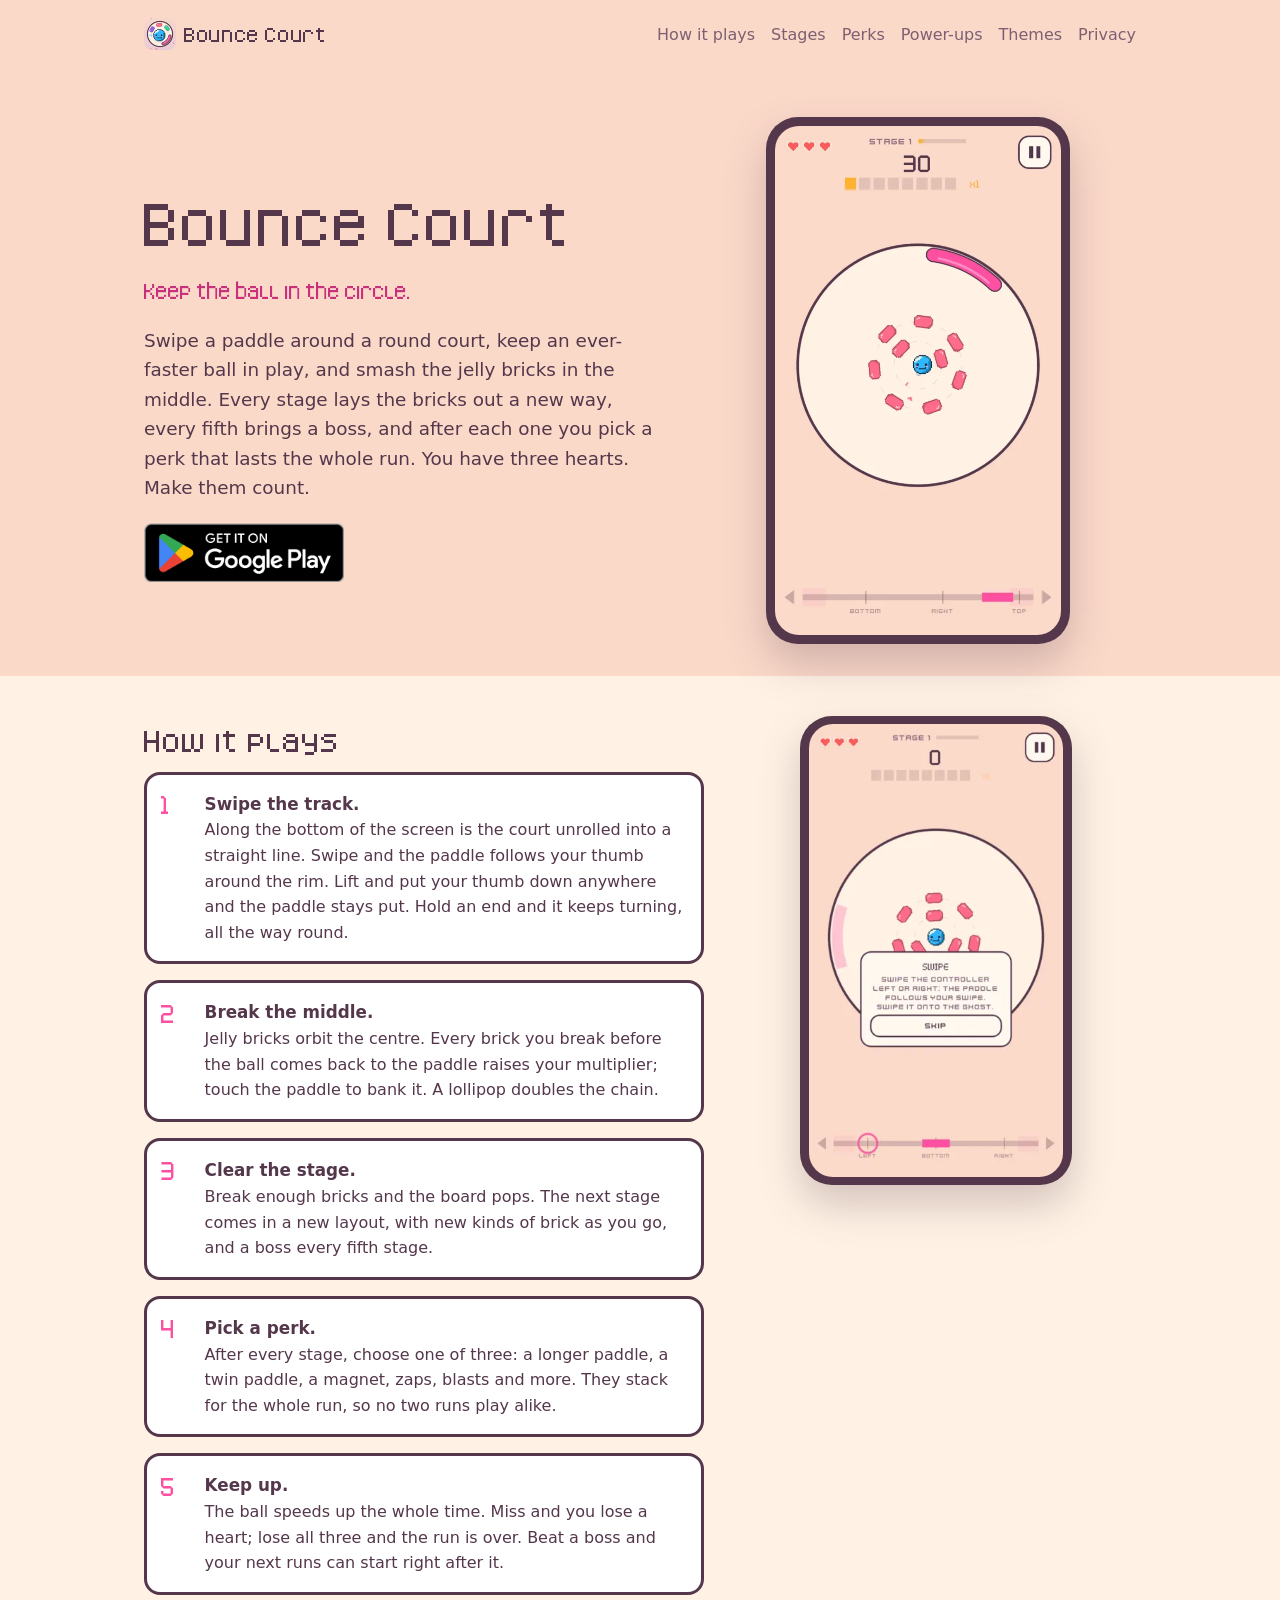
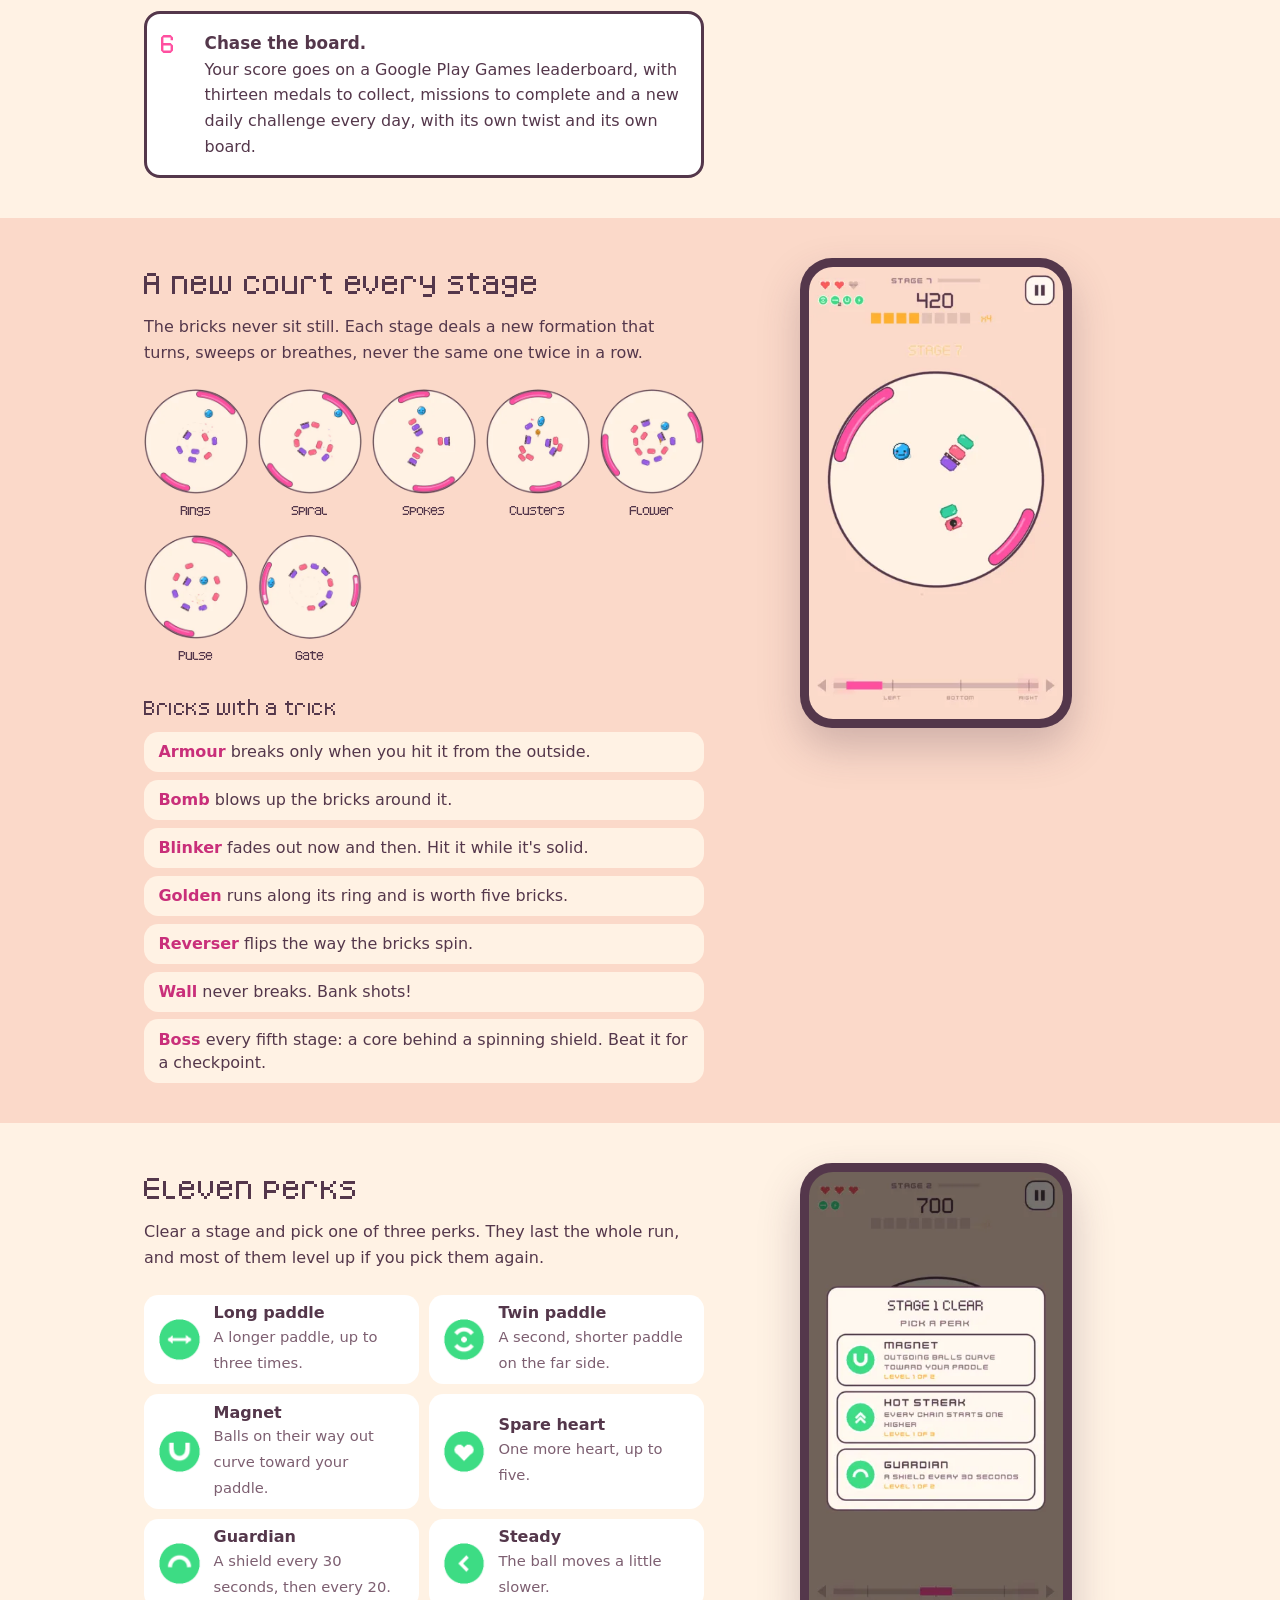
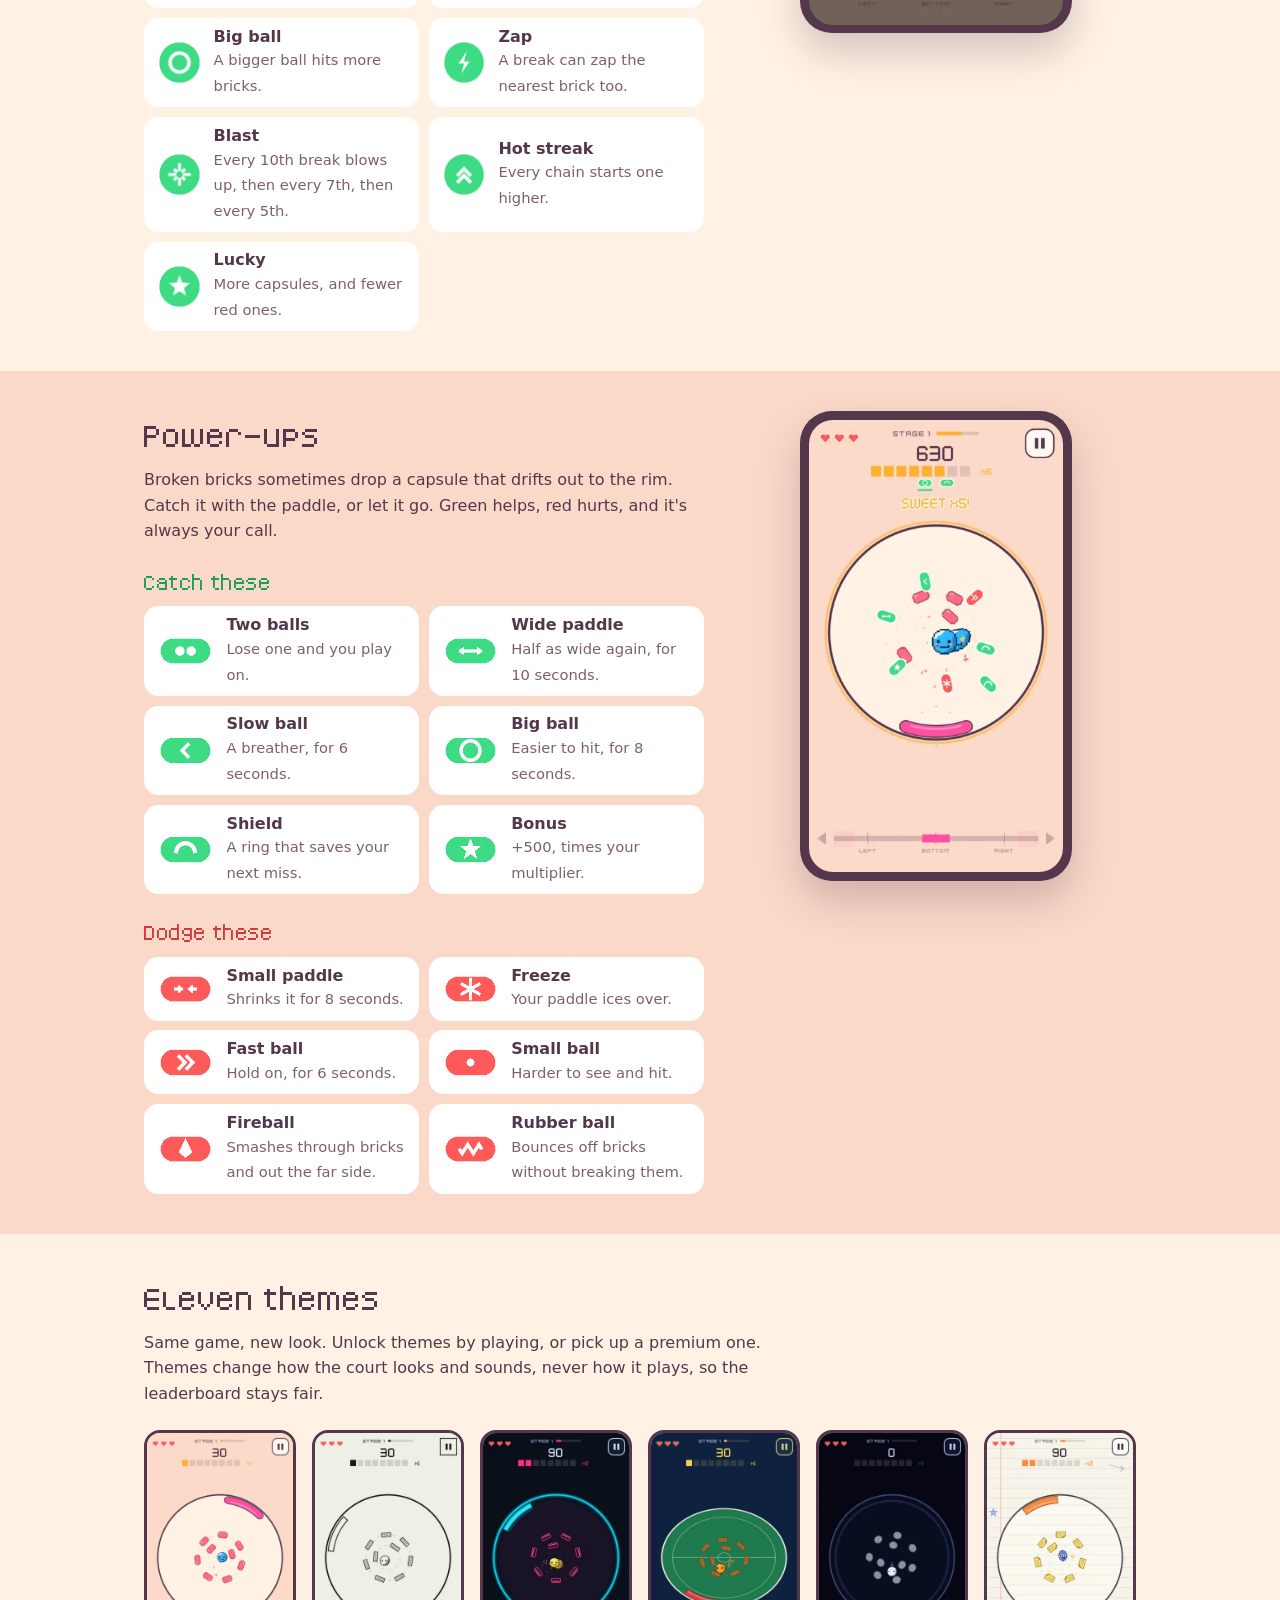
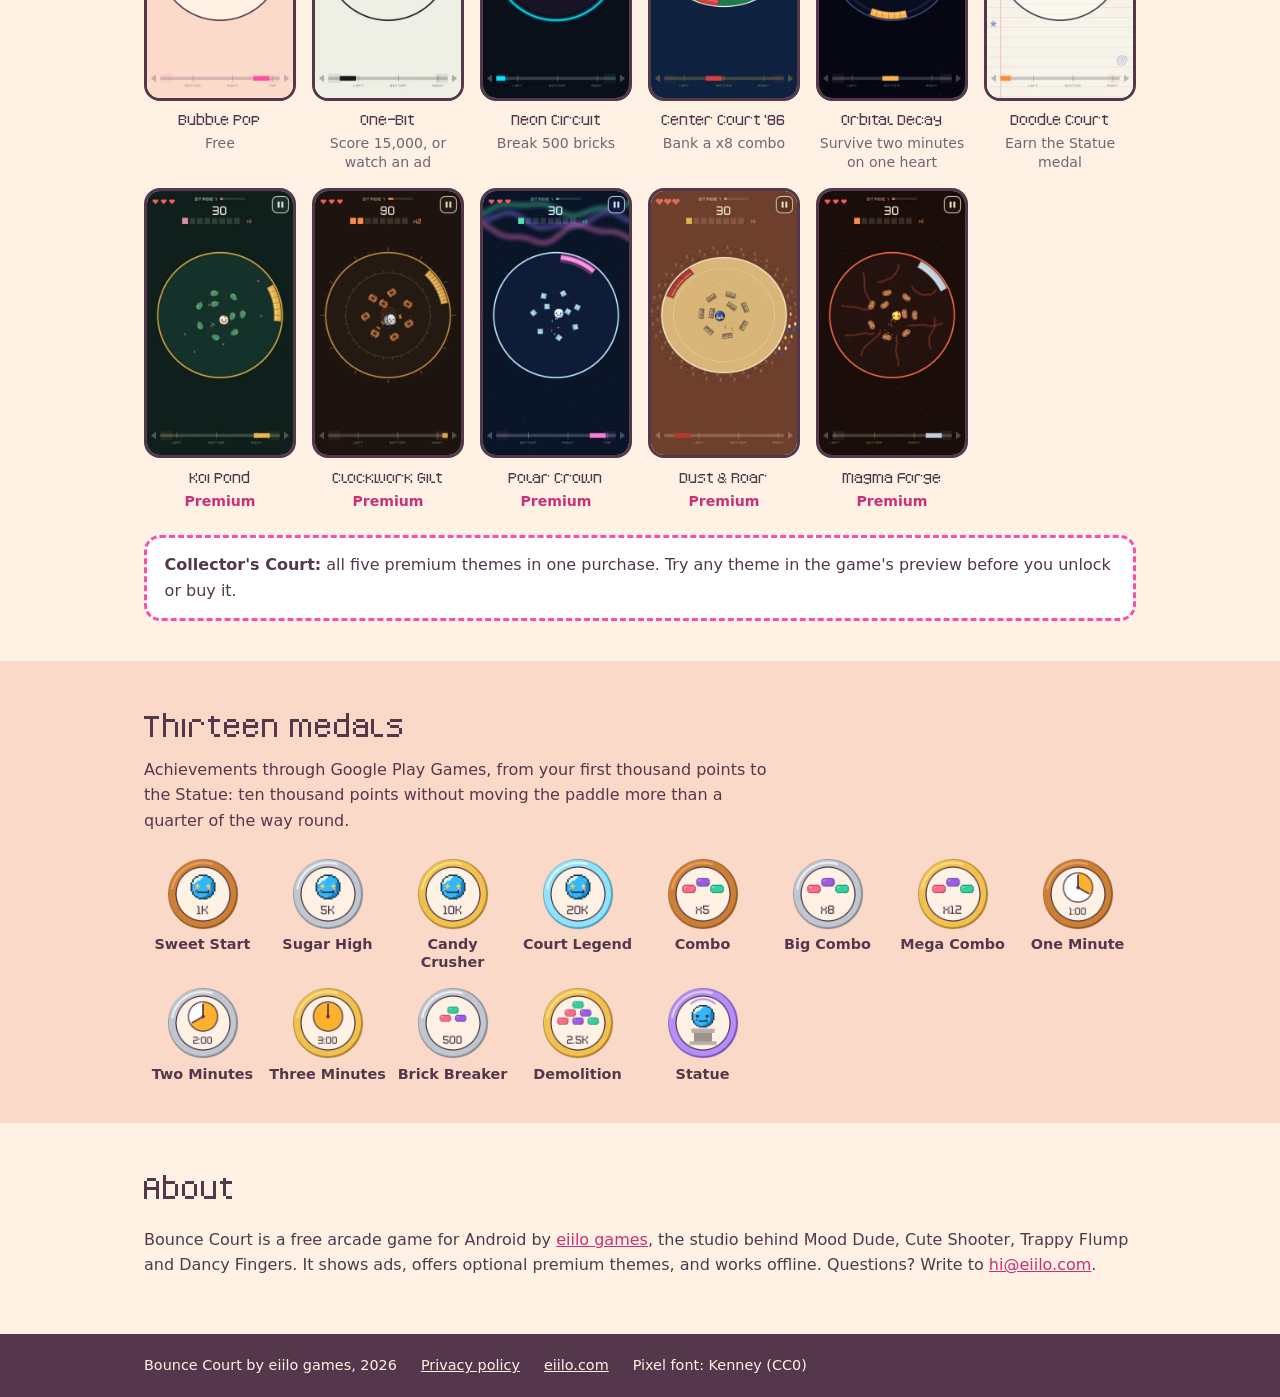
<file: index.html>
<!doctype html>
<html lang="en">
<head>
<meta charset="utf-8">
<meta name="viewport" content="width=device-width, initial-scale=1">
<title>Bounce Court: a one-thumb circular arcade game for Android</title>
<meta name="description" content="Swipe a paddle around a round court, keep an ever-faster ball in play and smash the jelly bricks in the middle. A new layout every stage, bosses, perks to pick, three hearts, a daily challenge and 11 themes. A free arcade game for Android by eiilo games.">
<link rel="canonical" href="https://bounce-court.com/">
<meta name="theme-color" content="#fbd9c9">
<link rel="icon" type="image/png" href="/favicon.png">
<link rel="apple-touch-icon" href="/apple-touch-icon.png">
<link rel="preload" href="/fonts/kenney_pixel.ttf" as="font" type="font/ttf" crossorigin>
<meta property="og:type" content="website">
<meta property="og:site_name" content="Bounce Court">
<meta property="og:url" content="https://bounce-court.com/">
<meta property="og:title" content="Bounce Court">
<meta property="og:description" content="One thumb. One paddle. A round court, a ball that never slows down, a new layout every stage and a perk after each one. Free on Android.">
<meta property="og:image" content="https://bounce-court.com/img/social.png">
<meta property="og:image:width" content="1200">
<meta property="og:image:height" content="630">
<meta property="og:image:alt" content="Bounce Court: Gummo the gumball bouncing in a candy-dish court, with the game's themes behind.">
<meta name="twitter:card" content="summary_large_image">
<script type="application/ld+json">
{
	"@context": "https://schema.org",
	"@graph": [
		{
			"@type": "WebSite",
			"@id": "https://bounce-court.com/#website",
			"url": "https://bounce-court.com/",
			"name": "Bounce Court",
			"publisher": { "@id": "https://bounce-court.com/#eiilo" }
		},
		{
			"@type": "Organization",
			"@id": "https://bounce-court.com/#eiilo",
			"name": "eiilo games",
			"url": "https://eiilo.com",
			"email": "hi@eiilo.com"
		},
		{
			"@type": ["VideoGame", "MobileApplication"],
			"@id": "https://bounce-court.com/#game",
			"name": "Bounce Court",
			"url": "https://bounce-court.com/",
			"description": "A one-thumb arcade score-chaser: swipe a paddle around a round court, keep an ever-faster ball in play and break the jelly bricks orbiting the centre. Every stage brings a new brick layout, every fifth a boss, and after each one you pick a perk for the rest of the run. Three hearts, twelve power-ups to catch or dodge, a daily challenge, missions, eleven themes to unlock, a leaderboard and thirteen achievements through Google Play Games.",
			"genre": ["Arcade"],
			"gamePlatform": "Android",
			"operatingSystem": "Android",
			"applicationCategory": "GameApplication",
			"image": "https://bounce-court.com/img/icon.png",
			"screenshot": [
				"https://bounce-court.com/img/shots/hero.webp",
				"https://bounce-court.com/img/shots/stages.webp",
				"https://bounce-court.com/img/shots/perks.webp",
				"https://bounce-court.com/img/shots/powerups.webp",
				"https://bounce-court.com/img/shots/neon.webp",
				"https://bounce-court.com/img/shots/court86.webp",
				"https://bounce-court.com/img/shots/polar.webp"
			],
			"installUrl": "https://play.google.com/store/apps/details?id=com.eiilo.games.bouncecourt",
			"offers": { "@type": "Offer", "price": "0", "priceCurrency": "USD" },
			"author": { "@id": "https://bounce-court.com/#eiilo" },
			"publisher": { "@id": "https://bounce-court.com/#eiilo" }
		}
	]
}
</script>
<link rel="stylesheet" href="/style.css">
</head>
<body>
<a class="skip" href="#main">Skip to content</a>

<header class="top">
	<a class="brand" href="/"><img src="/favicon.png" alt="" width="32" height="32">Bounce Court</a>
	<nav aria-label="Sections">
		<a href="#how">How it plays</a>
		<a href="#stages">Stages</a>
		<a href="#perks">Perks</a>
		<a href="#powerups">Power-ups</a>
		<a href="#themes">Themes</a>
		<a href="/privacy/">Privacy</a>
	</nav>
</header>

<main id="main">
<section class="hero">
	<div>
		<h1>Bounce Court</h1>
		<p class="tagline">Keep the ball in the circle.</p>
		<p class="lede">Swipe a paddle around a round court, keep an ever-faster ball in play, and smash the jelly bricks in the middle. Every stage lays the bricks out a new way, every fifth brings a boss, and after each one you pick a perk that lasts the whole run. You have three hearts. Make them count.</p>
		<div class="get">
			<a class="badge" href="https://play.google.com/store/apps/details?id=com.eiilo.games.bouncecourt"><img src="/img/google-play.png" alt="Get it on Google Play" width="270" height="80"></a>
		</div>
	</div>
	<div class="phone"><img src="/img/shots/hero.webp" alt="Gummo the gumball bouncing in the round candy-dish court, jelly bricks in the middle and the pink paddle on the rim." width="540" height="960"></div>
</section>

<section class="section alt" id="how">
	<div class="wrap split">
		<div>
			<h2>How it plays</h2>
			<ol class="steps">
				<li><b>Swipe the track.</b> Along the bottom of the screen is the court unrolled into a straight line. Swipe and the paddle follows your thumb around the rim. Lift and put your thumb down anywhere and the paddle stays put. Hold an end and it keeps turning, all the way round.</li>
				<li><b>Break the middle.</b> Jelly bricks orbit the centre. Every brick you break before the ball comes back to the paddle raises your multiplier; touch the paddle to bank it. A lollipop doubles the chain.</li>
				<li><b>Clear the stage.</b> Break enough bricks and the board pops. The next stage comes in a new layout, with new kinds of brick as you go, and a boss every fifth stage.</li>
				<li><b>Pick a perk.</b> After every stage, choose one of three: a longer paddle, a twin paddle, a magnet, zaps, blasts and more. They stack for the whole run, so no two runs play alike.</li>
				<li><b>Keep up.</b> The ball speeds up the whole time. Miss and you lose a heart; lose all three and the run is over. Beat a boss and your next runs can start right after it.</li>
				<li><b>Chase the board.</b> Your score goes on a Google Play Games leaderboard, with thirteen medals to collect, missions to complete and a new daily challenge every day, with its own twist and its own board.</li>
			</ol>
		</div>
		<div class="phone"><img src="/img/shots/tutorial.webp" alt="The first lesson: a ghost paddle on the court and a ring on the track at the bottom showing where to swipe." width="360" height="640" loading="lazy"></div>
	</div>
</section>

<section class="section" id="stages">
	<div class="wrap split">
		<div>
			<h2>A new court every stage</h2>
			<p class="intro">The bricks never sit still. Each stage deals a new formation that turns, sweeps or breathes, never the same one twice in a row.</p>
			<ul class="formations">
				<li><img src="/img/formations/rings.webp" alt="" width="240" height="240" loading="lazy"><b>Rings</b></li>
				<li><img src="/img/formations/spiral.webp" alt="" width="240" height="240" loading="lazy"><b>Spiral</b></li>
				<li><img src="/img/formations/spokes.webp" alt="" width="240" height="240" loading="lazy"><b>Spokes</b></li>
				<li><img src="/img/formations/clusters.webp" alt="" width="240" height="240" loading="lazy"><b>Clusters</b></li>
				<li><img src="/img/formations/flower.webp" alt="" width="240" height="240" loading="lazy"><b>Flower</b></li>
				<li><img src="/img/formations/pulse.webp" alt="" width="240" height="240" loading="lazy"><b>Pulse</b></li>
				<li><img src="/img/formations/gate.webp" alt="" width="240" height="240" loading="lazy"><b>Gate</b></li>
			</ul>
			<h3 class="sub">Bricks with a trick</h3>
			<ul class="kinds">
				<li><b>Armour</b> breaks only when you hit it from the outside.</li>
				<li><b>Bomb</b> blows up the bricks around it.</li>
				<li><b>Blinker</b> fades out now and then. Hit it while it's solid.</li>
				<li><b>Golden</b> runs along its ring and is worth five bricks.</li>
				<li><b>Reverser</b> flips the way the bricks spin.</li>
				<li><b>Wall</b> never breaks. Bank shots!</li>
				<li><b>Boss</b> every fifth stage: a core behind a spinning shield. Beat it for a checkpoint.</li>
			</ul>
		</div>
		<div class="phone"><img src="/img/shots/stages.webp" alt="A later stage: three spokes of bricks sweeping round the court, bombs and armour among them, a twin paddle on the far side and two hearts left." width="360" height="640" loading="lazy"></div>
	</div>
</section>

<section class="section alt" id="perks">
	<div class="wrap split">
		<div>
			<h2>Eleven perks</h2>
			<p class="intro">Clear a stage and pick one of three perks. They last the whole run, and most of them level up if you pick them again.</p>
			<ul class="pu-list perks">
				<li><img src="/img/perks/long.png" alt="" width="96" height="96" loading="lazy"><div><b>Long paddle</b><span>A longer paddle, up to three times.</span></div></li>
				<li><img src="/img/perks/twin.png" alt="" width="96" height="96" loading="lazy"><div><b>Twin paddle</b><span>A second, shorter paddle on the far side.</span></div></li>
				<li><img src="/img/perks/magnet.png" alt="" width="96" height="96" loading="lazy"><div><b>Magnet</b><span>Balls on their way out curve toward your paddle.</span></div></li>
				<li><img src="/img/perks/heart.png" alt="" width="96" height="96" loading="lazy"><div><b>Spare heart</b><span>One more heart, up to five.</span></div></li>
				<li><img src="/img/perks/guardian.png" alt="" width="96" height="96" loading="lazy"><div><b>Guardian</b><span>A shield every 30 seconds, then every 20.</span></div></li>
				<li><img src="/img/perks/steady.png" alt="" width="96" height="96" loading="lazy"><div><b>Steady</b><span>The ball moves a little slower.</span></div></li>
				<li><img src="/img/perks/big.png" alt="" width="96" height="96" loading="lazy"><div><b>Big ball</b><span>A bigger ball hits more bricks.</span></div></li>
				<li><img src="/img/perks/zap.png" alt="" width="96" height="96" loading="lazy"><div><b>Zap</b><span>A break can zap the nearest brick too.</span></div></li>
				<li><img src="/img/perks/blast.png" alt="" width="96" height="96" loading="lazy"><div><b>Blast</b><span>Every 10th break blows up, then every 7th, then every 5th.</span></div></li>
				<li><img src="/img/perks/streak.png" alt="" width="96" height="96" loading="lazy"><div><b>Hot streak</b><span>Every chain starts one higher.</span></div></li>
				<li><img src="/img/perks/lucky.png" alt="" width="96" height="96" loading="lazy"><div><b>Lucky</b><span>More capsules, and fewer red ones.</span></div></li>
			</ul>
		</div>
		<div class="phone"><img src="/img/shots/perks.webp" alt="Stage 1 clear: three perk cards to pick from, each with a green badge, its name and what it does." width="360" height="640" loading="lazy"></div>
	</div>
</section>

<section class="section" id="powerups">
	<div class="wrap split">
		<div>
			<h2>Power-ups</h2>
			<p class="intro">Broken bricks sometimes drop a capsule that drifts out to the rim. Catch it with the paddle, or let it go. Green helps, red hurts, and it's always your call.</p>
			<div class="pu-groups">
				<div>
					<h3 class="good">Catch these</h3>
					<ul class="pu-list">
						<li><img src="/img/capsules/multi.png" alt="" width="110" height="62"><div><b>Two balls</b><span>Lose one and you play on.</span></div></li>
						<li><img src="/img/capsules/wide.png" alt="" width="110" height="62"><div><b>Wide paddle</b><span>Half as wide again, for 10 seconds.</span></div></li>
						<li><img src="/img/capsules/slow.png" alt="" width="110" height="62"><div><b>Slow ball</b><span>A breather, for 6 seconds.</span></div></li>
						<li><img src="/img/capsules/big.png" alt="" width="110" height="62"><div><b>Big ball</b><span>Easier to hit, for 8 seconds.</span></div></li>
						<li><img src="/img/capsules/shield.png" alt="" width="110" height="62"><div><b>Shield</b><span>A ring that saves your next miss.</span></div></li>
						<li><img src="/img/capsules/points.png" alt="" width="110" height="62"><div><b>Bonus</b><span>+500, times your multiplier.</span></div></li>
					</ul>
				</div>
				<div>
					<h3 class="bad">Dodge these</h3>
					<ul class="pu-list">
						<li><img src="/img/capsules/narrow.png" alt="" width="110" height="62"><div><b>Small paddle</b><span>Shrinks it for 8 seconds.</span></div></li>
						<li><img src="/img/capsules/freeze.png" alt="" width="110" height="62"><div><b>Freeze</b><span>Your paddle ices over.</span></div></li>
						<li><img src="/img/capsules/fast.png" alt="" width="110" height="62"><div><b>Fast ball</b><span>Hold on, for 6 seconds.</span></div></li>
						<li><img src="/img/capsules/small.png" alt="" width="110" height="62"><div><b>Small ball</b><span>Harder to see and hit.</span></div></li>
						<li><img src="/img/capsules/fireball.png" alt="" width="110" height="62"><div><b>Fireball</b><span>Smashes through bricks and out the far side.</span></div></li>
						<li><img src="/img/capsules/rubber.png" alt="" width="110" height="62"><div><b>Rubber ball</b><span>Bounces off bricks without breaking them.</span></div></li>
					</ul>
				</div>
			</div>
		</div>
		<div class="phone"><img src="/img/shots/powerups.webp" alt="Capsules drifting out to the rim, two balls in play and a shield ring around the court." width="360" height="640" loading="lazy"></div>
	</div>
</section>

<section class="section alt" id="themes">
	<div class="wrap">
		<h2>Eleven themes</h2>
		<p class="intro">Same game, new look. Unlock themes by playing, or pick up a premium one. Themes change how the court looks and sounds, never how it plays, so the leaderboard stays fair.</p>
		<ul class="themes">
			<li><img src="/img/shots/bubble_pop.webp" alt="Bubble Pop theme" width="360" height="640" loading="lazy"><b>Bubble Pop</b><span>Free</span></li>
			<li><img src="/img/shots/one_bit.webp" alt="One-Bit theme" width="360" height="640" loading="lazy"><b>One-Bit</b><span>Score 15,000, or watch an ad</span></li>
			<li><img src="/img/shots/neon.webp" alt="Neon Circuit theme" width="360" height="640" loading="lazy"><b>Neon Circuit</b><span>Break 500 bricks</span></li>
			<li><img src="/img/shots/court86.webp" alt="Center Court '86 theme" width="360" height="640" loading="lazy"><b>Center Court '86</b><span>Bank a x8 combo</span></li>
			<li><img src="/img/shots/orbital.webp" alt="Orbital Decay theme" width="360" height="640" loading="lazy"><b>Orbital Decay</b><span>Survive two minutes on one heart</span></li>
			<li><img src="/img/shots/doodle.webp" alt="Doodle Court theme" width="360" height="640" loading="lazy"><b>Doodle Court</b><span>Earn the Statue medal</span></li>
			<li class="premium"><img src="/img/shots/koi.webp" alt="Koi Pond theme" width="360" height="640" loading="lazy"><b>Koi Pond</b><span>Premium</span></li>
			<li class="premium"><img src="/img/shots/clockwork.webp" alt="Clockwork Gilt theme" width="360" height="640" loading="lazy"><b>Clockwork Gilt</b><span>Premium</span></li>
			<li class="premium"><img src="/img/shots/polar.webp" alt="Polar Crown theme" width="360" height="640" loading="lazy"><b>Polar Crown</b><span>Premium</span></li>
			<li class="premium"><img src="/img/shots/dust.webp" alt="Dust and Roar theme" width="360" height="640" loading="lazy"><b>Dust &amp; Roar</b><span>Premium</span></li>
			<li class="premium"><img src="/img/shots/magma.webp" alt="Magma Forge theme" width="360" height="640" loading="lazy"><b>Magma Forge</b><span>Premium</span></li>
		</ul>
		<p class="bundle"><b>Collector's Court:</b> all five premium themes in one purchase. Try any theme in the game's preview before you unlock or buy it.</p>
	</div>
</section>

<section class="section" id="medals">
	<div class="wrap">
		<h2>Thirteen medals</h2>
		<p class="intro">Achievements through Google Play Games, from your first thousand points to the Statue: ten thousand points without moving the paddle more than a quarter of the way round.</p>
		<ul class="trophies">
			<li><img src="/img/trophies/score_1000.webp" alt="" width="160" height="160" loading="lazy"><b>Sweet Start</b></li>
			<li><img src="/img/trophies/score_5000.webp" alt="" width="160" height="160" loading="lazy"><b>Sugar High</b></li>
			<li><img src="/img/trophies/score_10000.webp" alt="" width="160" height="160" loading="lazy"><b>Candy Crusher</b></li>
			<li><img src="/img/trophies/score_20000.webp" alt="" width="160" height="160" loading="lazy"><b>Court Legend</b></li>
			<li><img src="/img/trophies/combo_5.webp" alt="" width="160" height="160" loading="lazy"><b>Combo</b></li>
			<li><img src="/img/trophies/combo_8.webp" alt="" width="160" height="160" loading="lazy"><b>Big Combo</b></li>
			<li><img src="/img/trophies/combo_12.webp" alt="" width="160" height="160" loading="lazy"><b>Mega Combo</b></li>
			<li><img src="/img/trophies/survive_60.webp" alt="" width="160" height="160" loading="lazy"><b>One Minute</b></li>
			<li><img src="/img/trophies/survive_120.webp" alt="" width="160" height="160" loading="lazy"><b>Two Minutes</b></li>
			<li><img src="/img/trophies/survive_180.webp" alt="" width="160" height="160" loading="lazy"><b>Three Minutes</b></li>
			<li><img src="/img/trophies/bricks_500.webp" alt="" width="160" height="160" loading="lazy"><b>Brick Breaker</b></li>
			<li><img src="/img/trophies/bricks_2500.webp" alt="" width="160" height="160" loading="lazy"><b>Demolition</b></li>
			<li><img src="/img/trophies/statue.webp" alt="" width="160" height="160" loading="lazy"><b>Statue</b></li>
		</ul>
	</div>
</section>

<section class="section alt" id="about">
	<div class="wrap">
		<h2>About</h2>
		<p>Bounce Court is a free arcade game for Android by <a href="https://eiilo.com">eiilo games</a>, the studio behind Mood Dude, Cute Shooter, Trappy Flump and Dancy Fingers. It shows ads, offers optional premium themes, and works offline. Questions? Write to <a href="mailto:hi@eiilo.com">hi@eiilo.com</a>.</p>
	</div>
</section>
</main>

<footer>
	<div class="inner">
		<span>Bounce Court by eiilo games, 2026</span>
		<a href="/privacy/">Privacy policy</a>
		<a href="https://eiilo.com">eiilo.com</a>
		<span>Pixel font: Kenney (CC0)</span>
	</div>
</footer>
</body>
</html>
</file>
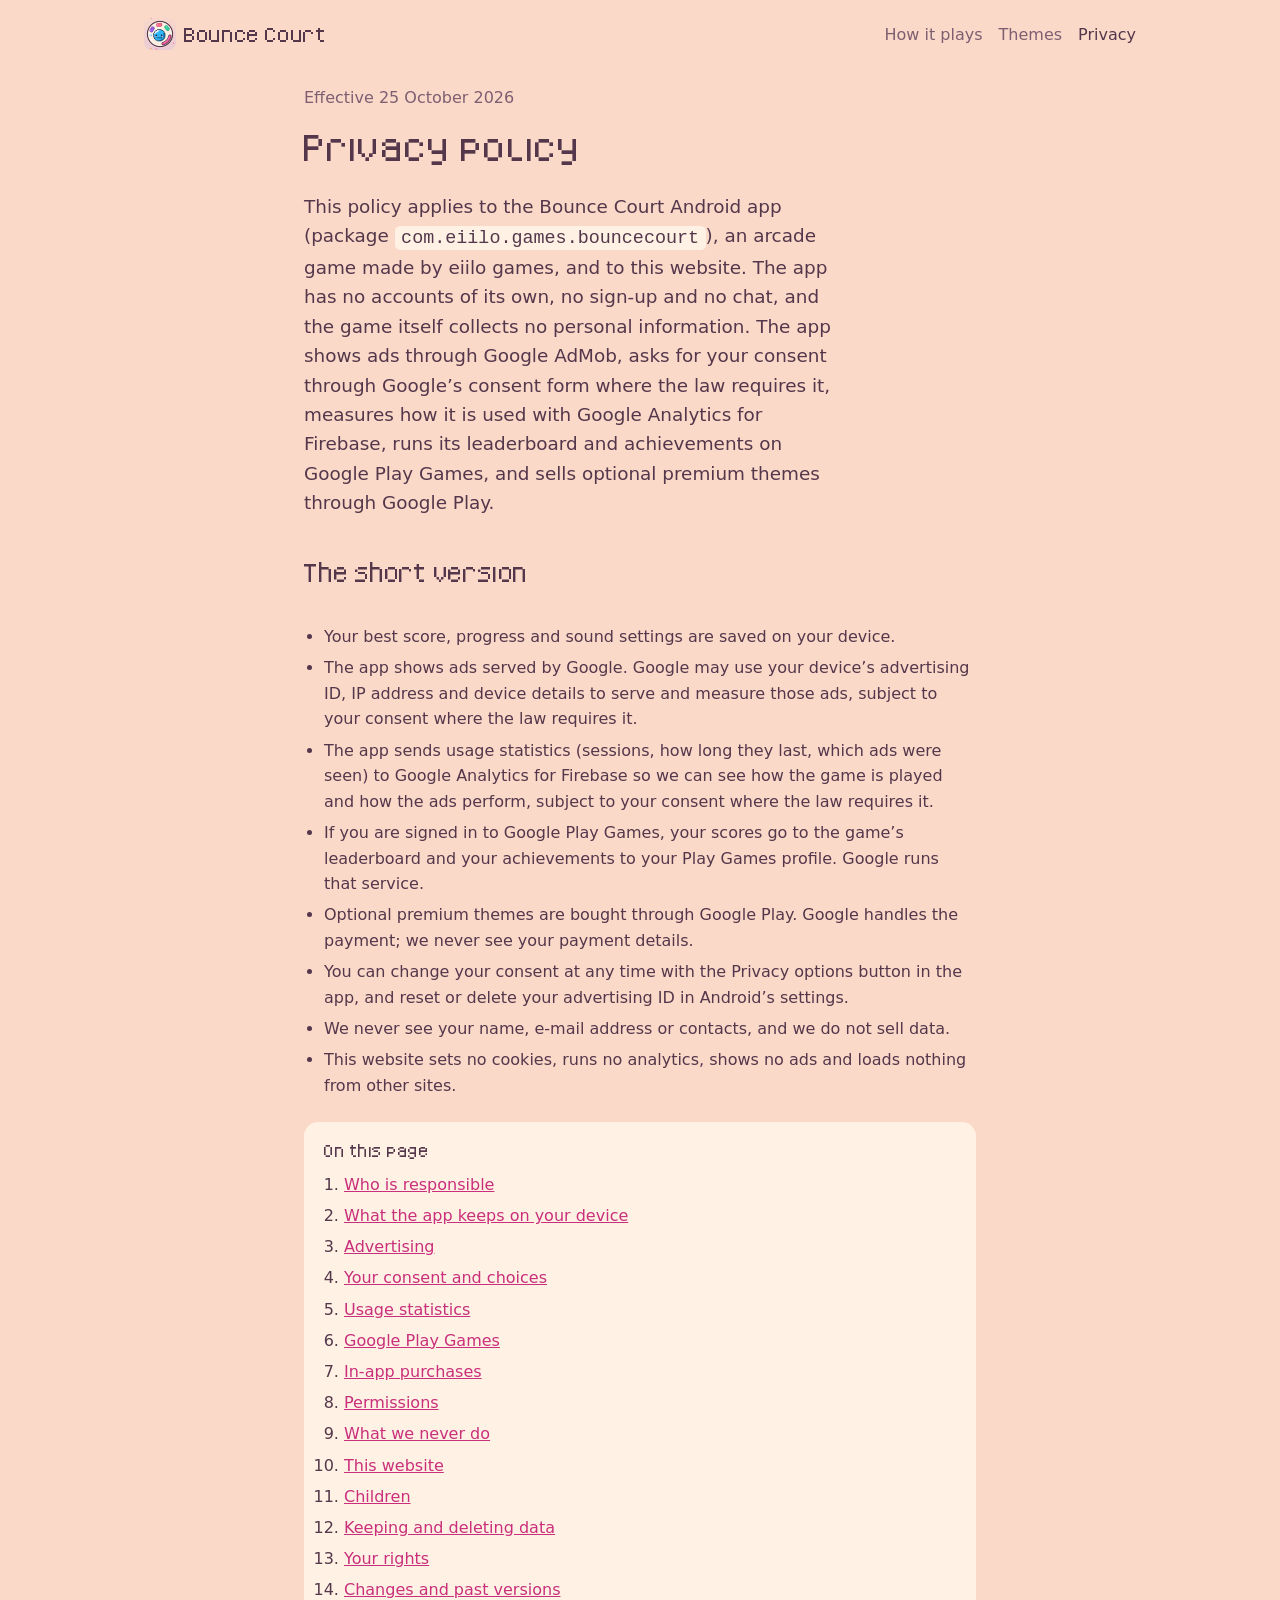
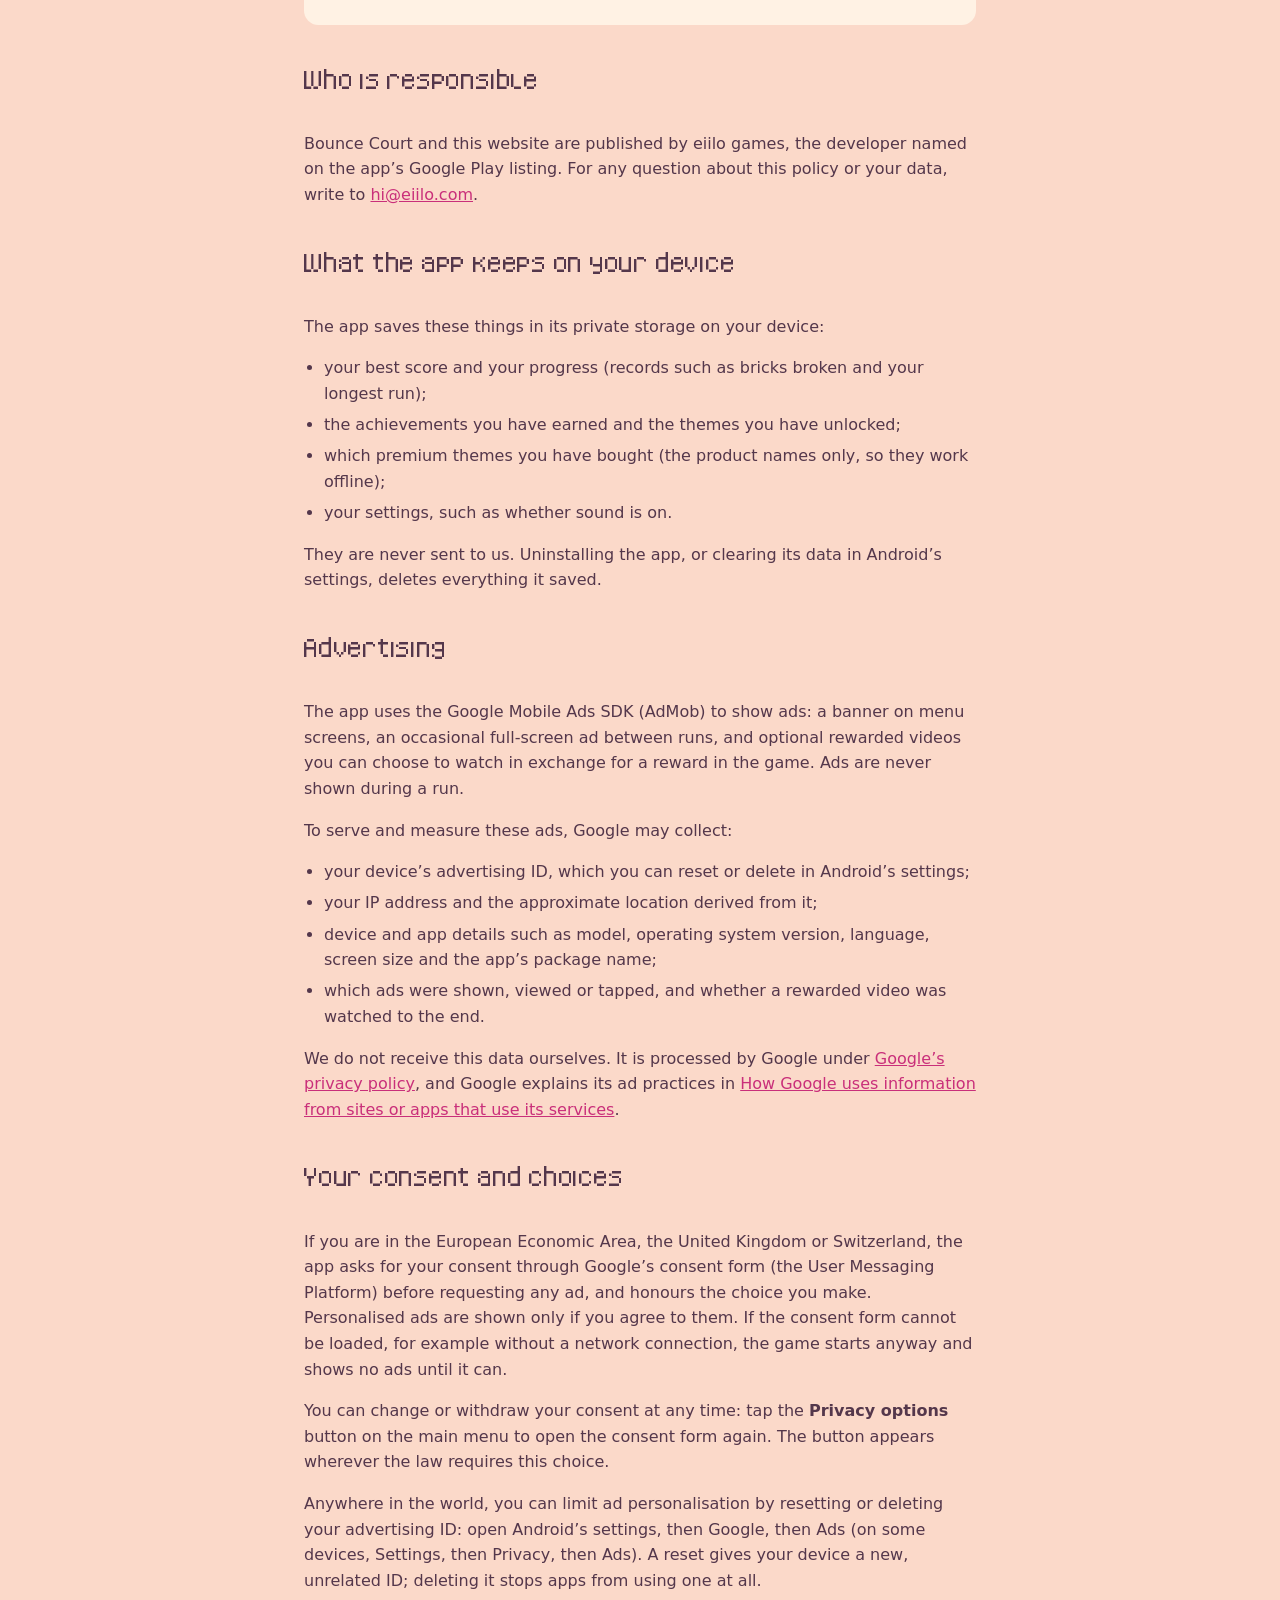
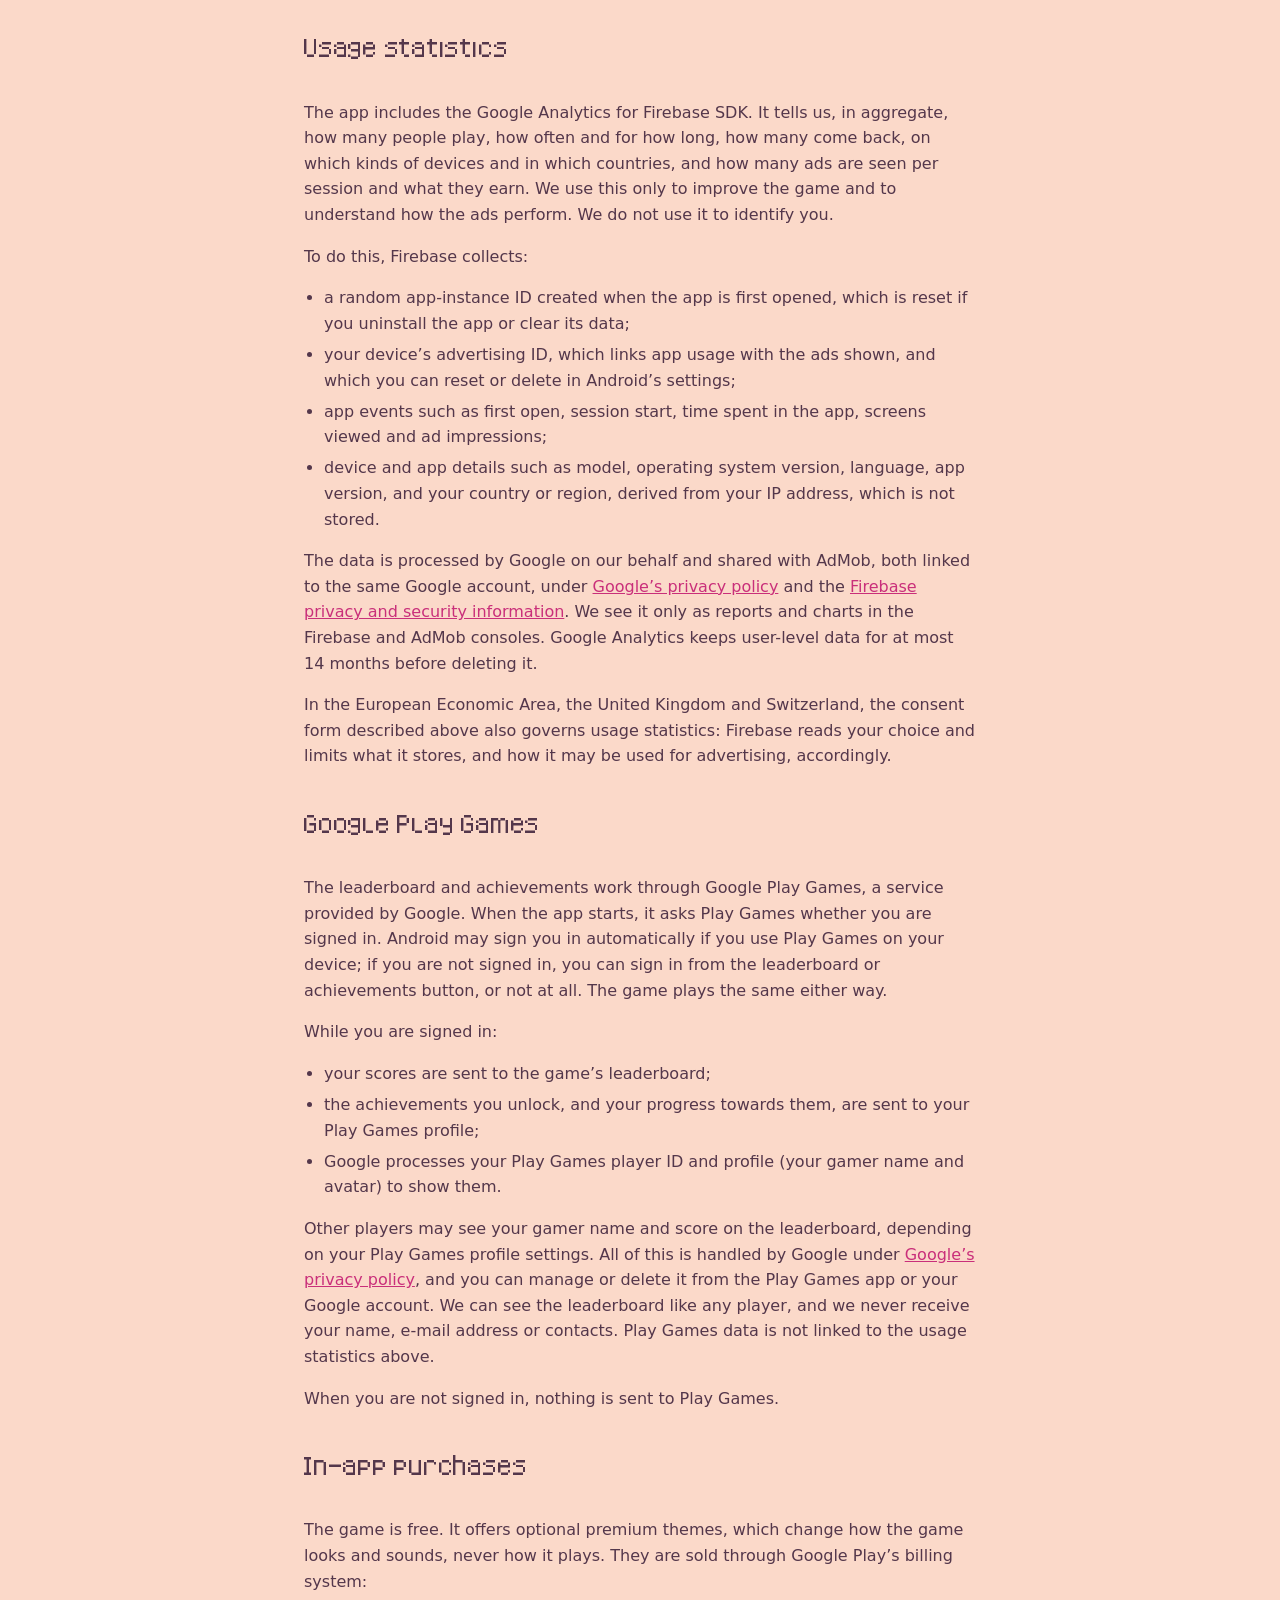
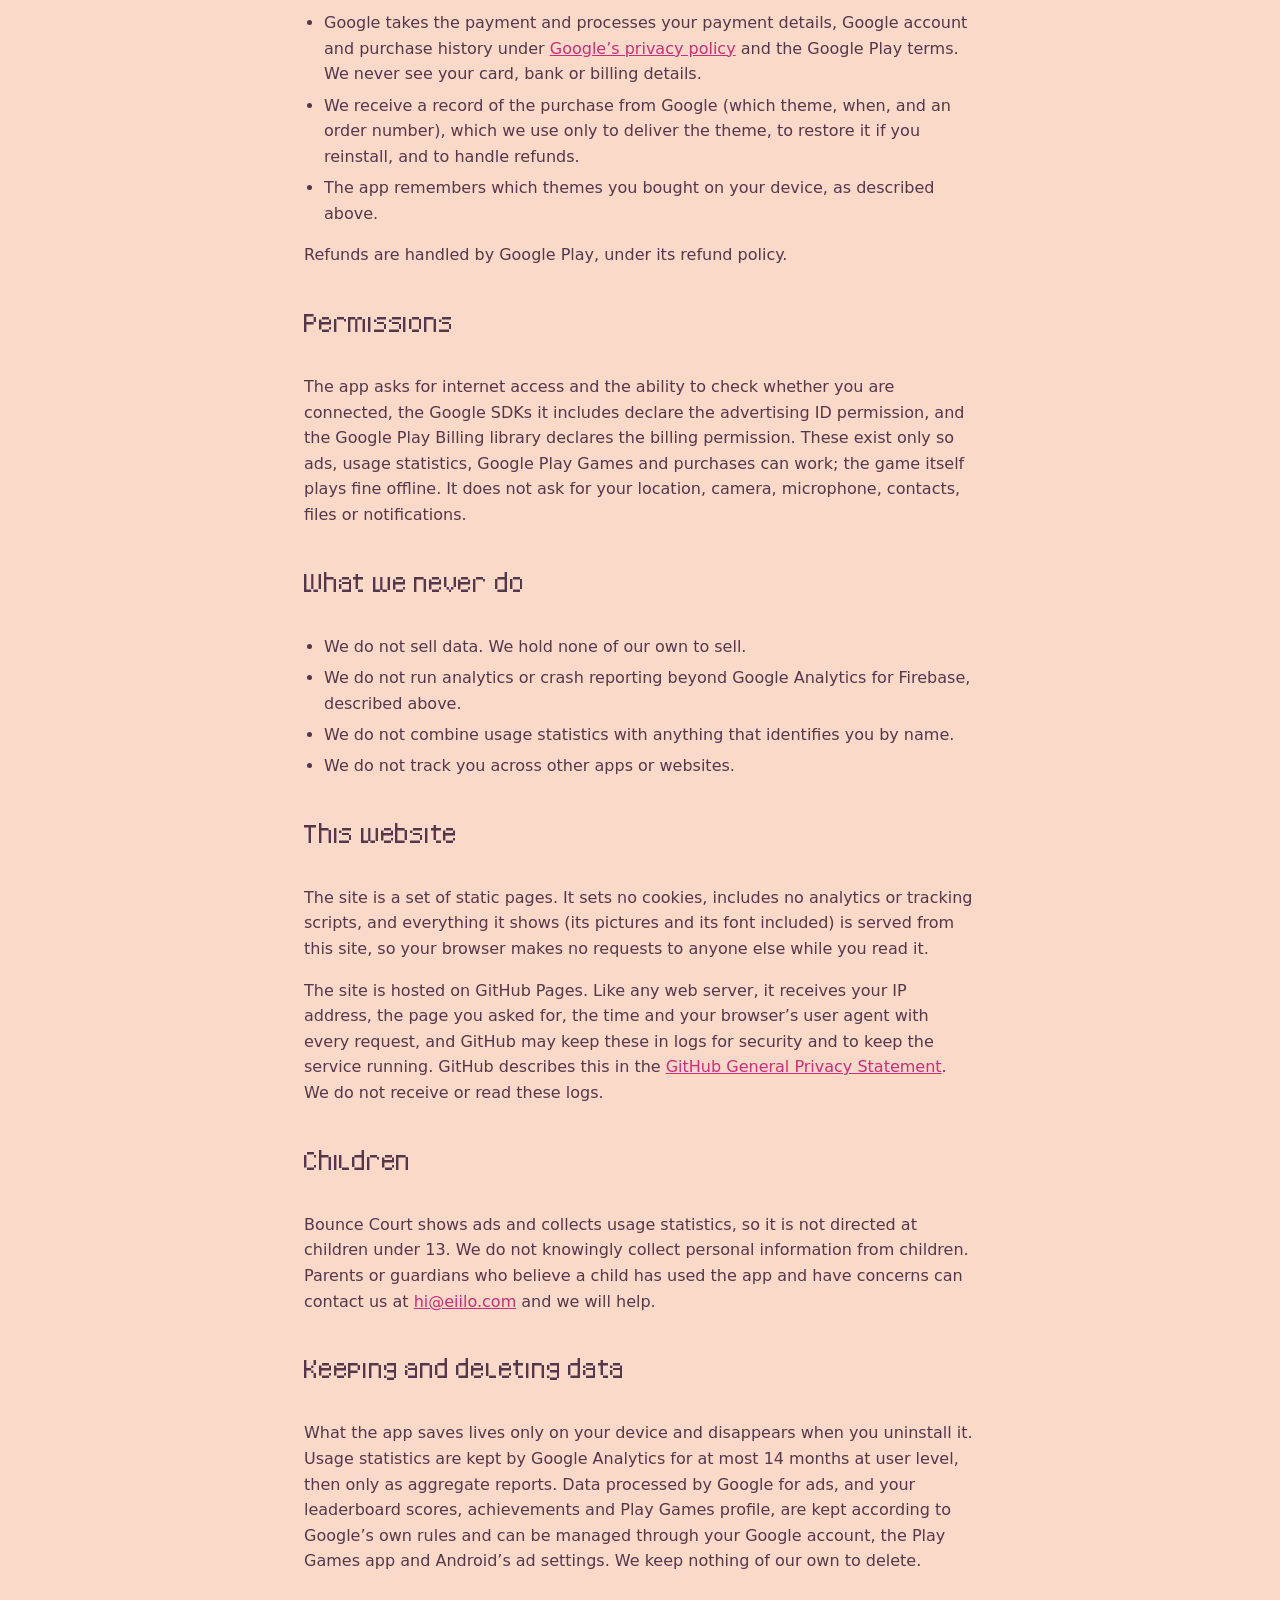
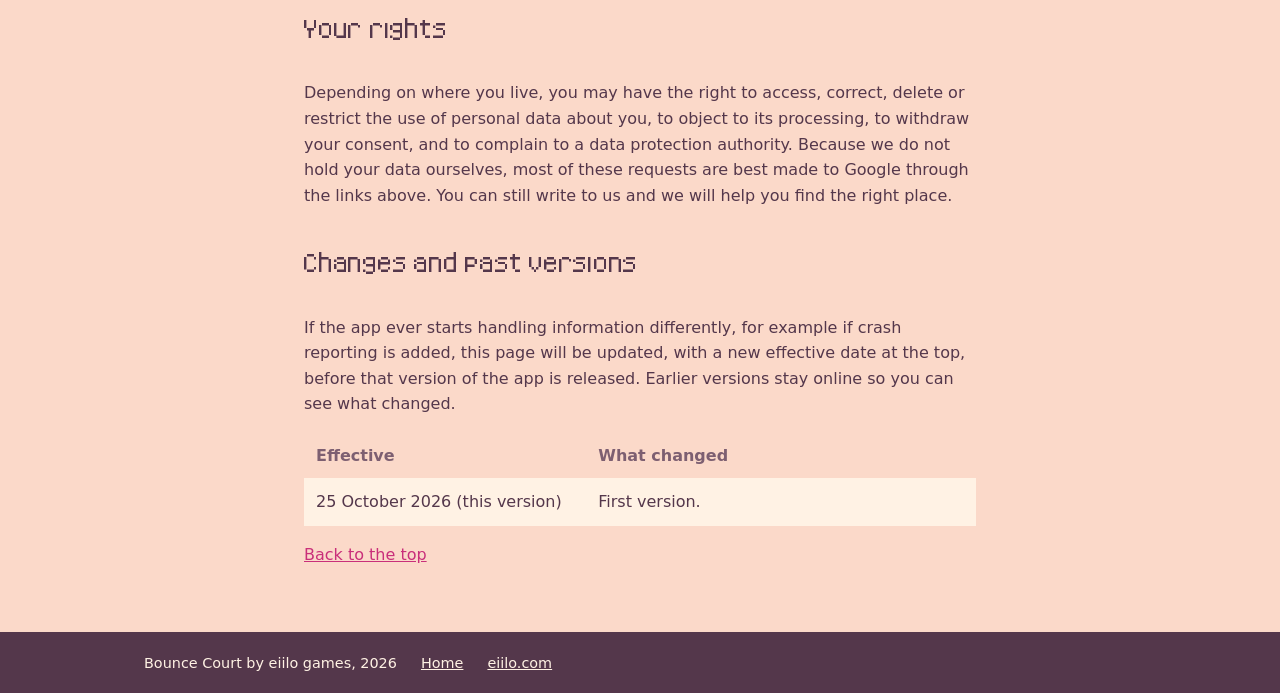
<file: privacy/index.html>
<!doctype html>
<html lang="en">
<head>
<meta charset="utf-8">
<meta name="viewport" content="width=device-width, initial-scale=1">
<title>Privacy policy for Bounce Court</title>
<meta name="description" content="What the Bounce Court Android app and this website do with your data: ads by Google AdMob, usage statistics by Google Analytics for Firebase, Google Play Games for leaderboards and achievements, and Google Play for optional purchases.">
<link rel="canonical" href="https://bounce-court.com/privacy/">
<meta name="theme-color" content="#fbd9c9">
<link rel="icon" type="image/png" href="/favicon.png">
<link rel="apple-touch-icon" href="/apple-touch-icon.png">
<meta property="og:title" content="Privacy policy for Bounce Court">
<meta property="og:description" content="What the Bounce Court Android app and this website do with your data.">
<meta property="og:type" content="website">
<meta property="og:url" content="https://bounce-court.com/privacy/">
<meta property="og:site_name" content="Bounce Court">
<meta property="og:image" content="https://bounce-court.com/img/social.png">
<meta property="og:image:width" content="1200">
<meta property="og:image:height" content="630">
<meta property="og:image:alt" content="Bounce Court: Gummo the gumball bouncing in a candy-dish court, with the game's themes behind.">
<meta name="twitter:card" content="summary_large_image">
<link rel="stylesheet" href="/style.css">
</head>
<body>
<a class="skip" href="#main">Skip to content</a>

<header class="top" id="top">
	<a class="brand" href="/"><img src="/favicon.png" alt="" width="32" height="32">Bounce Court</a>
	<nav aria-label="Sections">
		<a href="/#how">How it plays</a>
		<a href="/#themes">Themes</a>
		<a href="/privacy/" aria-current="page">Privacy</a>
	</nav>
</header>

<main class="doc" id="main">
	<p class="kicker"><time class="effective" datetime="2026-10-25">Effective 25 October 2026</time></p>
	<h1>Privacy policy</h1>
	<p class="lede">This policy applies to the Bounce Court Android app (package <code>com.eiilo.games.bouncecourt</code>), an arcade game made by eiilo games, and to this website. The app has no accounts of its own, no sign-up and no chat, and the game itself collects no personal information. The app shows ads through Google AdMob, asks for your consent through Google&rsquo;s consent form where the law requires it, measures how it is used with Google Analytics for Firebase, runs its leaderboard and achievements on Google Play Games, and sells optional premium themes through Google Play.</p>

	<section aria-labelledby="short">
		<h2 id="short">The short version</h2>
		<ul>
			<li>Your best score, progress and sound settings are saved on your device.</li>
			<li>The app shows ads served by Google. Google may use your device&rsquo;s advertising ID, IP address and device details to serve and measure those ads, subject to your consent where the law requires it.</li>
			<li>The app sends usage statistics (sessions, how long they last, which ads were seen) to Google Analytics for Firebase so we can see how the game is played and how the ads perform, subject to your consent where the law requires it.</li>
			<li>If you are signed in to Google Play Games, your scores go to the game&rsquo;s leaderboard and your achievements to your Play Games profile. Google runs that service.</li>
			<li>Optional premium themes are bought through Google Play. Google handles the payment; we never see your payment details.</li>
			<li>You can change your consent at any time with the Privacy options button in the app, and reset or delete your advertising ID in Android&rsquo;s settings.</li>
			<li>We never see your name, e-mail address or contacts, and we do not sell data.</li>
			<li>This website sets no cookies, runs no analytics, shows no ads and loads nothing from other sites.</li>
		</ul>
	</section>

	<nav class="toc" aria-labelledby="toc-title">
		<h2 id="toc-title">On this page</h2>
		<ol>
			<li><a href="#responsible">Who is responsible</a></li>
			<li><a href="#device">What the app keeps on your device</a></li>
			<li><a href="#ads">Advertising</a></li>
			<li><a href="#consent">Your consent and choices</a></li>
			<li><a href="#analytics">Usage statistics</a></li>
			<li><a href="#play-games">Google Play Games</a></li>
			<li><a href="#purchases">In-app purchases</a></li>
			<li><a href="#permissions">Permissions</a></li>
			<li><a href="#never">What we never do</a></li>
			<li><a href="#website">This website</a></li>
			<li><a href="#children">Children</a></li>
			<li><a href="#retention">Keeping and deleting data</a></li>
			<li><a href="#rights">Your rights</a></li>
			<li><a href="#changes">Changes and past versions</a></li>
		</ol>
	</nav>

	<article class="policy">
<h2 id="responsible">Who is responsible</h2>
<p>Bounce Court and this website are published by eiilo games, the developer named on the app&rsquo;s Google Play listing. For any question about this policy or your data, write to <a href="mailto:hi@eiilo.com">hi@eiilo.com</a>.</p>

<h2 id="device">What the app keeps on your device</h2>
<p>The app saves these things in its private storage on your device:</p>
<ul>
	<li>your best score and your progress (records such as bricks broken and your longest run);</li>
	<li>the achievements you have earned and the themes you have unlocked;</li>
	<li>which premium themes you have bought (the product names only, so they work offline);</li>
	<li>your settings, such as whether sound is on.</li>
</ul>
<p>They are never sent to us. Uninstalling the app, or clearing its data in Android&rsquo;s settings, deletes everything it saved.</p>

<h2 id="ads">Advertising</h2>
<p>The app uses the Google Mobile Ads SDK (AdMob) to show ads: a banner on menu screens, an occasional full-screen ad between runs, and optional rewarded videos you can choose to watch in exchange for a reward in the game. Ads are never shown during a run.</p>
<p>To serve and measure these ads, Google may collect:</p>
<ul>
	<li>your device&rsquo;s advertising ID, which you can reset or delete in Android&rsquo;s settings;</li>
	<li>your IP address and the approximate location derived from it;</li>
	<li>device and app details such as model, operating system version, language, screen size and the app&rsquo;s package name;</li>
	<li>which ads were shown, viewed or tapped, and whether a rewarded video was watched to the end.</li>
</ul>
<p>We do not receive this data ourselves. It is processed by Google under <a href="https://policies.google.com/privacy">Google&rsquo;s privacy policy</a>, and Google explains its ad practices in <a href="https://policies.google.com/technologies/partner-sites">How Google uses information from sites or apps that use its services</a>.</p>

<h2 id="consent">Your consent and choices</h2>
<p>If you are in the European Economic Area, the United Kingdom or Switzerland, the app asks for your consent through Google&rsquo;s consent form (the User Messaging Platform) before requesting any ad, and honours the choice you make. Personalised ads are shown only if you agree to them. If the consent form cannot be loaded, for example without a network connection, the game starts anyway and shows no ads until it can.</p>
<p>You can change or withdraw your consent at any time: tap the <strong>Privacy options</strong> button on the main menu to open the consent form again. The button appears wherever the law requires this choice.</p>
<p>Anywhere in the world, you can limit ad personalisation by resetting or deleting your advertising ID: open Android&rsquo;s settings, then Google, then Ads (on some devices, Settings, then Privacy, then Ads). A reset gives your device a new, unrelated ID; deleting it stops apps from using one at all.</p>

<h2 id="analytics">Usage statistics</h2>
<p>The app includes the Google Analytics for Firebase SDK. It tells us, in aggregate, how many people play, how often and for how long, how many come back, on which kinds of devices and in which countries, and how many ads are seen per session and what they earn. We use this only to improve the game and to understand how the ads perform. We do not use it to identify you.</p>
<p>To do this, Firebase collects:</p>
<ul>
	<li>a random app-instance ID created when the app is first opened, which is reset if you uninstall the app or clear its data;</li>
	<li>your device&rsquo;s advertising ID, which links app usage with the ads shown, and which you can reset or delete in Android&rsquo;s settings;</li>
	<li>app events such as first open, session start, time spent in the app, screens viewed and ad impressions;</li>
	<li>device and app details such as model, operating system version, language, app version, and your country or region, derived from your IP address, which is not stored.</li>
</ul>
<p>The data is processed by Google on our behalf and shared with AdMob, both linked to the same Google account, under <a href="https://policies.google.com/privacy">Google&rsquo;s privacy policy</a> and the <a href="https://firebase.google.com/support/privacy">Firebase privacy and security information</a>. We see it only as reports and charts in the Firebase and AdMob consoles. Google Analytics keeps user-level data for at most 14 months before deleting it.</p>
<p>In the European Economic Area, the United Kingdom and Switzerland, the consent form described above also governs usage statistics: Firebase reads your choice and limits what it stores, and how it may be used for advertising, accordingly.</p>

<h2 id="play-games">Google Play Games</h2>
<p>The leaderboard and achievements work through Google Play Games, a service provided by Google. When the app starts, it asks Play Games whether you are signed in. Android may sign you in automatically if you use Play Games on your device; if you are not signed in, you can sign in from the leaderboard or achievements button, or not at all. The game plays the same either way.</p>
<p>While you are signed in:</p>
<ul>
	<li>your scores are sent to the game&rsquo;s leaderboard;</li>
	<li>the achievements you unlock, and your progress towards them, are sent to your Play Games profile;</li>
	<li>Google processes your Play Games player ID and profile (your gamer name and avatar) to show them.</li>
</ul>
<p>Other players may see your gamer name and score on the leaderboard, depending on your Play Games profile settings. All of this is handled by Google under <a href="https://policies.google.com/privacy">Google&rsquo;s privacy policy</a>, and you can manage or delete it from the Play Games app or your Google account. We can see the leaderboard like any player, and we never receive your name, e-mail address or contacts. Play Games data is not linked to the usage statistics above.</p>
<p>When you are not signed in, nothing is sent to Play Games.</p>

<h2 id="purchases">In-app purchases</h2>
<p>The game is free. It offers optional premium themes, which change how the game looks and sounds, never how it plays. They are sold through Google Play&rsquo;s billing system:</p>
<ul>
	<li>Google takes the payment and processes your payment details, Google account and purchase history under <a href="https://policies.google.com/privacy">Google&rsquo;s privacy policy</a> and the Google Play terms. We never see your card, bank or billing details.</li>
	<li>We receive a record of the purchase from Google (which theme, when, and an order number), which we use only to deliver the theme, to restore it if you reinstall, and to handle refunds.</li>
	<li>The app remembers which themes you bought on your device, as described above.</li>
</ul>
<p>Refunds are handled by Google Play, under its refund policy.</p>

<h2 id="permissions">Permissions</h2>
<p>The app asks for internet access and the ability to check whether you are connected, the Google SDKs it includes declare the advertising ID permission, and the Google Play Billing library declares the billing permission. These exist only so ads, usage statistics, Google Play Games and purchases can work; the game itself plays fine offline. It does not ask for your location, camera, microphone, contacts, files or notifications.</p>

<h2 id="never">What we never do</h2>
<ul class="never">
	<li>We do not sell data. We hold none of our own to sell.</li>
	<li>We do not run analytics or crash reporting beyond Google Analytics for Firebase, described above.</li>
	<li>We do not combine usage statistics with anything that identifies you by name.</li>
	<li>We do not track you across other apps or websites.</li>
</ul>

<h2 id="website">This website</h2>
<p>The site is a set of static pages. It sets no cookies, includes no analytics or tracking scripts, and everything it shows (its pictures and its font included) is served from this site, so your browser makes no requests to anyone else while you read it.</p>
<p>The site is hosted on GitHub Pages. Like any web server, it receives your IP address, the page you asked for, the time and your browser&rsquo;s user agent with every request, and GitHub may keep these in logs for security and to keep the service running. GitHub describes this in the <a href="https://docs.github.com/en/site-policy/privacy-policies/github-general-privacy-statement">GitHub General Privacy Statement</a>. We do not receive or read these logs.</p>

<h2 id="children">Children</h2>
<p>Bounce Court shows ads and collects usage statistics, so it is not directed at children under 13. We do not knowingly collect personal information from children. Parents or guardians who believe a child has used the app and have concerns can contact us at <a href="mailto:hi@eiilo.com">hi@eiilo.com</a> and we will help.</p>

<h2 id="retention">Keeping and deleting data</h2>
<p>What the app saves lives only on your device and disappears when you uninstall it. Usage statistics are kept by Google Analytics for at most 14 months at user level, then only as aggregate reports. Data processed by Google for ads, and your leaderboard scores, achievements and Play Games profile, are kept according to Google&rsquo;s own rules and can be managed through your Google account, the Play Games app and Android&rsquo;s ad settings. We keep nothing of our own to delete.</p>

<h2 id="rights">Your rights</h2>
<p>Depending on where you live, you may have the right to access, correct, delete or restrict the use of personal data about you, to object to its processing, to withdraw your consent, and to complain to a data protection authority. Because we do not hold your data ourselves, most of these requests are best made to Google through the links above. You can still write to us and we will help you find the right place.</p>

<h2 id="changes">Changes and past versions</h2>
<p>If the app ever starts handling information differently, for example if crash reporting is added, this page will be updated, with a new effective date at the top, before that version of the app is released. Earlier versions stay online so you can see what changed.</p>
<div class="tablewrap">
<table>
	<thead><tr><th scope="col">Effective</th><th scope="col">What changed</th></tr></thead>
	<tbody data-versions>
		<tr data-current><td>25 October 2026 (this version)</td><td>First version.</td></tr>
	</tbody>
</table>
</div>
<p class="top-link"><a href="#top">Back to the top</a></p>
	</article>
</main>

<footer>
	<div class="inner">
		<span>Bounce Court by eiilo games, 2026</span>
		<a href="/">Home</a>
		<a href="https://eiilo.com">eiilo.com</a>
	</div>
</footer>
</body>
</html>
</file>
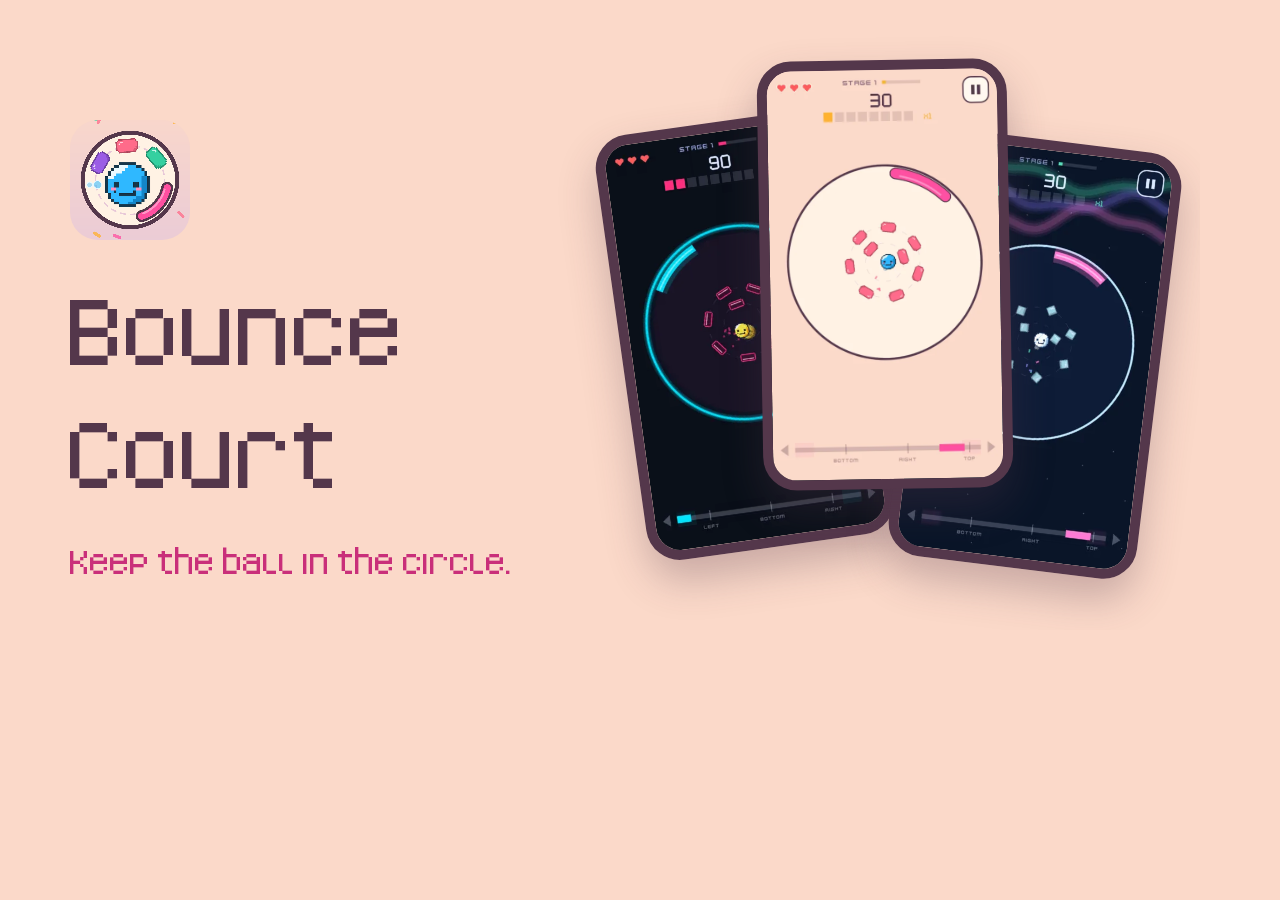
<file: tools/og-card.html>
<!doctype html>
<!-- Source of img/social.png, the 1200x630 share card. Render it with
     headless Chromium (README, "Share card"); not linked from the site. -->
<html lang="en">
<head>
<meta charset="utf-8">
<meta name="robots" content="noindex">
<title>Share card</title>
<style>
@font-face { font-family: "Kenney Pixel"; src: url("/fonts/kenney_pixel.ttf"); }
html, body { margin: 0; width: 1200px; height: 630px; overflow: hidden; }
body {
	background: #fbd9c9;
	color: #54374b;
	font-family: "Kenney Pixel", monospace;
	position: relative;
}
.text { position: absolute; left: 70px; top: 120px; width: 560px; }
.text img { width: 120px; height: 120px; image-rendering: pixelated; border-radius: 28px; }
h1 { font-size: 150px; line-height: .82; margin: 24px 0 0; font-weight: 400; }
p { font-size: 54px; line-height: 1; margin: 22px 0 0; color: #c92f7a; }
.shots { position: absolute; right: 30px; top: 0; width: 560px; height: 630px; }
.shots img {
	position: absolute;
	width: 230px;
	border: 10px solid #54374b;
	border-radius: 34px;
	box-shadow: 0 20px 40px rgba(84, 55, 75, .3);
}
.a { left: 10px; top: 120px; transform: rotate(-8deg); }
.b { left: 300px; top: 140px; transform: rotate(7deg); }
.c { left: 150px; top: 60px; transform: rotate(-1deg); z-index: 2; }
</style>
</head>
<body>
<div class="text">
	<img src="/img/icon.png" alt="">
	<h1>Bounce<br>Court</h1>
	<p>Keep the ball in the circle.</p>
</div>
<div class="shots">
	<img class="a" src="/img/shots/neon.webp" alt="">
	<img class="b" src="/img/shots/polar.webp" alt="">
	<img class="c" src="/img/shots/hero.webp" alt="">
</div>
</body>
</html>
</file>
<file: style.css>
/* Bounce Court website. One stylesheet for every page.
   Bubble Pop's palette (the game's store identity) and its pixel font for
   headings. Mobile first: no horizontal scroll at 320 px (playbook §11). */

@font-face {
	font-family: "Kenney Pixel";
	src: url("/fonts/kenney_pixel.ttf") format("truetype");
	font-display: swap;
}

:root {
	--bg: #fbd9c9;          /* the field around the arena */
	--card: #fff2e4;        /* the arena */
	--ink: #54374b;         /* cocoa: text and outlines */
	--muted: #7d5f71;
	--pink: #ff4fa0;        /* the paddle */
	--pink-dark: #c92f7a;
	--blue: #2fb8ff;        /* Gummo */
	--orange: #ffb02e;      /* combo */
	--good: #3ddc84;        /* power-up capsules, as in the game */
	--bad: #ff5a5a;
	--maxw: 64rem;
	--pixel: "Kenney Pixel", ui-monospace, monospace;
}

* { box-sizing: border-box; }

html { -webkit-text-size-adjust: 100%; scroll-padding-top: 1rem; }

body {
	margin: 0;
	background: var(--bg);
	color: var(--ink);
	font: 400 1rem/1.6 system-ui, -apple-system, "Segoe UI", Roboto, sans-serif;
	overflow-wrap: anywhere;
}

img { max-width: 100%; height: auto; }

a { color: var(--pink-dark); }
a:focus-visible, .button:focus-visible { outline: 3px solid var(--blue); outline-offset: 2px; }

h1, h2, h3, .brand { font-family: var(--pixel); font-weight: 400; letter-spacing: .02em; }

.skip {
	position: absolute;
	left: -200vw;
	top: 0;
	background: var(--ink);
	color: var(--card);
	padding: .6rem 1rem;
}
.skip:focus { left: 0; z-index: 10; }

.wrap { max-width: var(--maxw); margin: 0 auto; padding: 0 1rem; }

/* Header */
header.top {
	display: flex;
	flex-wrap: wrap;
	gap: .25rem 1.25rem;
	align-items: center;
	justify-content: space-between;
	max-width: var(--maxw);
	margin: 0 auto;
	padding: .75rem 1rem;
}
.brand {
	display: inline-flex;
	align-items: center;
	gap: .5rem;
	color: var(--ink);
	text-decoration: none;
	font-size: clamp(1.6rem, 7vw, 2rem);
	line-height: 1;
	min-height: 44px;           /* a full tap target */
}
.brand img { width: 2rem; height: 2rem; border-radius: .5rem; }
header.top nav { display: flex; flex-wrap: wrap; gap: 0 1rem; }
header.top nav a {
	color: var(--muted);
	text-decoration: none;
	padding: .6rem 0;           /* 44 px tap targets */
	min-height: 44px;
	display: inline-flex;
	align-items: center;
}
header.top nav a:hover, header.top nav a[aria-current] { color: var(--ink); }

/* Hero */
.hero {
	display: grid;
	grid-template-columns: minmax(0, 1fr);
	gap: 2rem;
	align-items: center;
	max-width: var(--maxw);
	margin: 0 auto;
	padding: clamp(1rem, 5vw, 3rem) 1rem 2rem;
}
.hero h1 {
	margin: 0;
	font-size: clamp(3.4rem, 16vw, 6rem);
	line-height: .9;
}
.hero .tagline {
	margin: .5rem 0 0;
	font-family: var(--pixel);
	font-size: clamp(1.5rem, 6.5vw, 2.1rem);
	line-height: 1.1;
	color: var(--pink-dark);
}
.lede {
	max-width: 34rem;
	margin: 1rem 0;
	font-size: clamp(1.02rem, 3.8vw, 1.15rem);
}
.get { display: flex; flex-wrap: wrap; align-items: center; gap: .75rem 1rem; margin-top: 1.25rem; }
.get .badge img { display: block; width: 200px; height: auto; }

/* A phone-shaped frame around a 9:16 screenshot */
.phone {
	margin: 0 auto;
	width: min(100%, 17rem);
	padding: .55rem;
	border-radius: 2rem;
	background: var(--ink);
	box-shadow: 0 1.2rem 2.5rem rgba(84, 55, 75, .25);
}
.phone img {
	display: block;
	width: 100%;
	aspect-ratio: 9 / 16;
	object-fit: cover;
	border-radius: 1.5rem;
	background: var(--card);
}

@media (min-width: 48rem) {
	.hero { grid-template-columns: minmax(0, 1.2fr) minmax(0, 1fr); }
	.hero .phone { width: 19rem; }
}

/* Sections */
.section { padding: 2.5rem 0; }
.section.alt { background: var(--card); }
.section h2 { font-size: clamp(2.2rem, 9vw, 3rem); line-height: 1; margin: 0 0 .5rem; }
.section .intro { max-width: 40rem; margin: 0 0 1.5rem; }

.split {
	display: grid;
	grid-template-columns: minmax(0, 1fr);
	gap: 2rem;
	align-items: start;
}
@media (min-width: 48rem) {
	.split { grid-template-columns: minmax(0, 1.4fr) minmax(0, 1fr); }
}

.steps { list-style: none; margin: 0; padding: 0; counter-reset: step; display: grid; gap: 1rem; }
.steps li {
	counter-increment: step;
	background: var(--card);
	border: 3px solid var(--ink);
	border-radius: 1rem;
	padding: 1rem 1.1rem 1rem 3.6rem;
	position: relative;
}
.section.alt .steps li { background: #fff; }
.steps li::before {
	content: counter(step);
	position: absolute;
	left: .9rem;
	top: .7rem;
	font-family: var(--pixel);
	font-size: 2.4rem;
	line-height: 1;
	color: var(--pink);
}
.steps b { display: block; font-size: 1.05rem; }

/* Power-ups */
.pu-groups { display: grid; gap: 1.5rem; }
.pu-groups h3 { font-size: 1.9rem; margin: 0 0 .5rem; line-height: 1; }
.pu-groups h3.good { color: #1f9d58; }
.pu-groups h3.bad { color: #d23b3b; }
.pu-list {
	list-style: none;
	margin: 0;
	padding: 0;
	display: grid;
	grid-template-columns: repeat(auto-fill, minmax(min(15rem, 100%), 1fr));
	gap: .6rem;
}
.pu-list li {
	display: flex;
	align-items: center;
	gap: .75rem;
	background: #fff;
	border-radius: .9rem;
	padding: .55rem .8rem;
}
.pu-list img { width: 3.6rem; height: auto; flex: none; }
.pu-list b { display: block; line-height: 1.3; }
.pu-list span { color: var(--muted); font-size: .92rem; line-height: 1.35; }

/* Stages: the formations, then the brick kinds */
.formations {
	list-style: none;
	margin: 0 0 1.75rem;
	padding: 0;
	display: grid;
	grid-template-columns: repeat(auto-fill, minmax(min(6.5rem, 100%), 1fr));
	gap: .9rem .6rem;
	text-align: center;
}
.formations img {
	display: block;
	width: 100%;
	aspect-ratio: 1;
	border-radius: 50%;
	background: var(--card);
}
.formations b { display: block; margin-top: .3rem; font-family: var(--pixel); font-size: 1.35rem; line-height: 1; font-weight: 400; }
h3.sub { font-size: 1.9rem; margin: 0 0 .5rem; line-height: 1; }
.kinds { list-style: none; margin: 0; padding: 0; display: grid; gap: .45rem; }
.kinds li { background: var(--card); border-radius: .9rem; padding: .55rem .9rem; line-height: 1.45; }
.kinds b { color: var(--pink-dark); }

/* Perks: the power-up list, with round badges */
.pu-list.perks img { width: 2.8rem; }

/* Themes */
.themes {
	list-style: none;
	margin: 0;
	padding: 0;
	display: grid;
	grid-template-columns: repeat(auto-fill, minmax(min(9.5rem, 100%), 1fr));
	gap: 1rem;
}
.themes li { text-align: center; }
.themes img {
	display: block;
	width: 100%;
	aspect-ratio: 9 / 16;
	object-fit: cover;
	border-radius: 1rem;
	border: 3px solid var(--ink);
	background: var(--card);
}
.themes b { display: block; margin-top: .45rem; font-family: var(--pixel); font-size: 1.45rem; line-height: 1; font-weight: 400; }
.themes span { display: block; color: var(--muted); font-size: .88rem; line-height: 1.35; margin-top: .2rem; }
.themes .premium span { color: var(--pink-dark); font-weight: 600; }
.bundle {
	margin: 1.5rem 0 0;
	padding: .9rem 1.1rem;
	border: 3px dashed var(--pink);
	border-radius: 1rem;
	background: #fff;
}

/* Trophies */
.trophies {
	list-style: none;
	margin: 0;
	padding: 0;
	display: grid;
	grid-template-columns: repeat(auto-fill, minmax(min(6.5rem, 100%), 1fr));
	gap: 1rem .5rem;
	text-align: center;
}
.trophies img { width: 4.5rem; height: 4.5rem; display: block; margin: 0 auto .35rem; }
.trophies b { display: block; font-size: .9rem; line-height: 1.25; }

/* Buttons and pills */
.button {
	display: inline-block;
	padding: .8rem 1.4rem;
	min-height: 44px;
	border-radius: 999px;
	background: var(--pink);
	color: #fff;
	text-decoration: none;
	font-family: var(--pixel);
	font-size: clamp(1.4rem, 5vw, 1.7rem);
	line-height: 1;
	box-shadow: 0 .35rem 0 var(--pink-dark);
}

/* Document pages (privacy, 404) */
.doc { max-width: 44rem; margin: 0 auto; padding: 1rem 1rem 3rem; }
.doc h1 { font-size: clamp(2.6rem, 11vw, 3.6rem); line-height: 1; margin: .5rem 0; }
.doc h2 { font-size: clamp(1.9rem, 7vw, 2.4rem); line-height: 1; margin-top: 2.25rem; }
.doc .kicker { color: var(--muted); margin: 0; }
.doc ul, .doc ol { padding-left: 1.25rem; }
.doc li { margin: .35rem 0; }
.doc code { background: var(--card); padding: .1em .35em; border-radius: .3em; }
/* Policy versions (tools/policy.mjs): the history table, and the notice on
   an archived copy. */
.archived {
	margin: 1rem 0 0;
	padding: .9rem 1.1rem;
	border-radius: .9rem;
	background: #fff4c2;
	border: 3px solid var(--orange);
}
.archived strong { display: block; }
.tablewrap { overflow-x: auto; margin: 0 0 1rem; }
table { border-collapse: collapse; width: 100%; }
/* Words wrap normally in the table (the body's overflow-wrap: anywhere,
   there for long URLs, crushed the second column to a letter per line at
   320 px next to a no-wrap date). */
th, td { text-align: left; vertical-align: top; padding: .6rem .75rem; border-bottom: 2px solid var(--card); overflow-wrap: normal; }
th { color: var(--muted); }
td:first-child { width: 42%; }
tr[data-current] td { background: var(--card); }

.toc { background: var(--card); border-radius: .9rem; padding: 1rem 1.25rem; margin: 1.5rem 0; }
.toc h2 { margin: 0 0 .5rem; font-size: 1.6rem; }
.toc ol { margin: 0; }

footer { margin-top: 0; background: var(--ink); color: var(--card); }
footer .inner {
	max-width: var(--maxw);
	margin: 0 auto;
	padding: 1.25rem 1rem;
	display: flex;
	flex-wrap: wrap;
	gap: .5rem 1.5rem;
	font-size: .9rem;
}
footer a { color: var(--card); }

@media (prefers-reduced-motion: reduce) {
	html { scroll-behavior: auto; }
}
</file>
